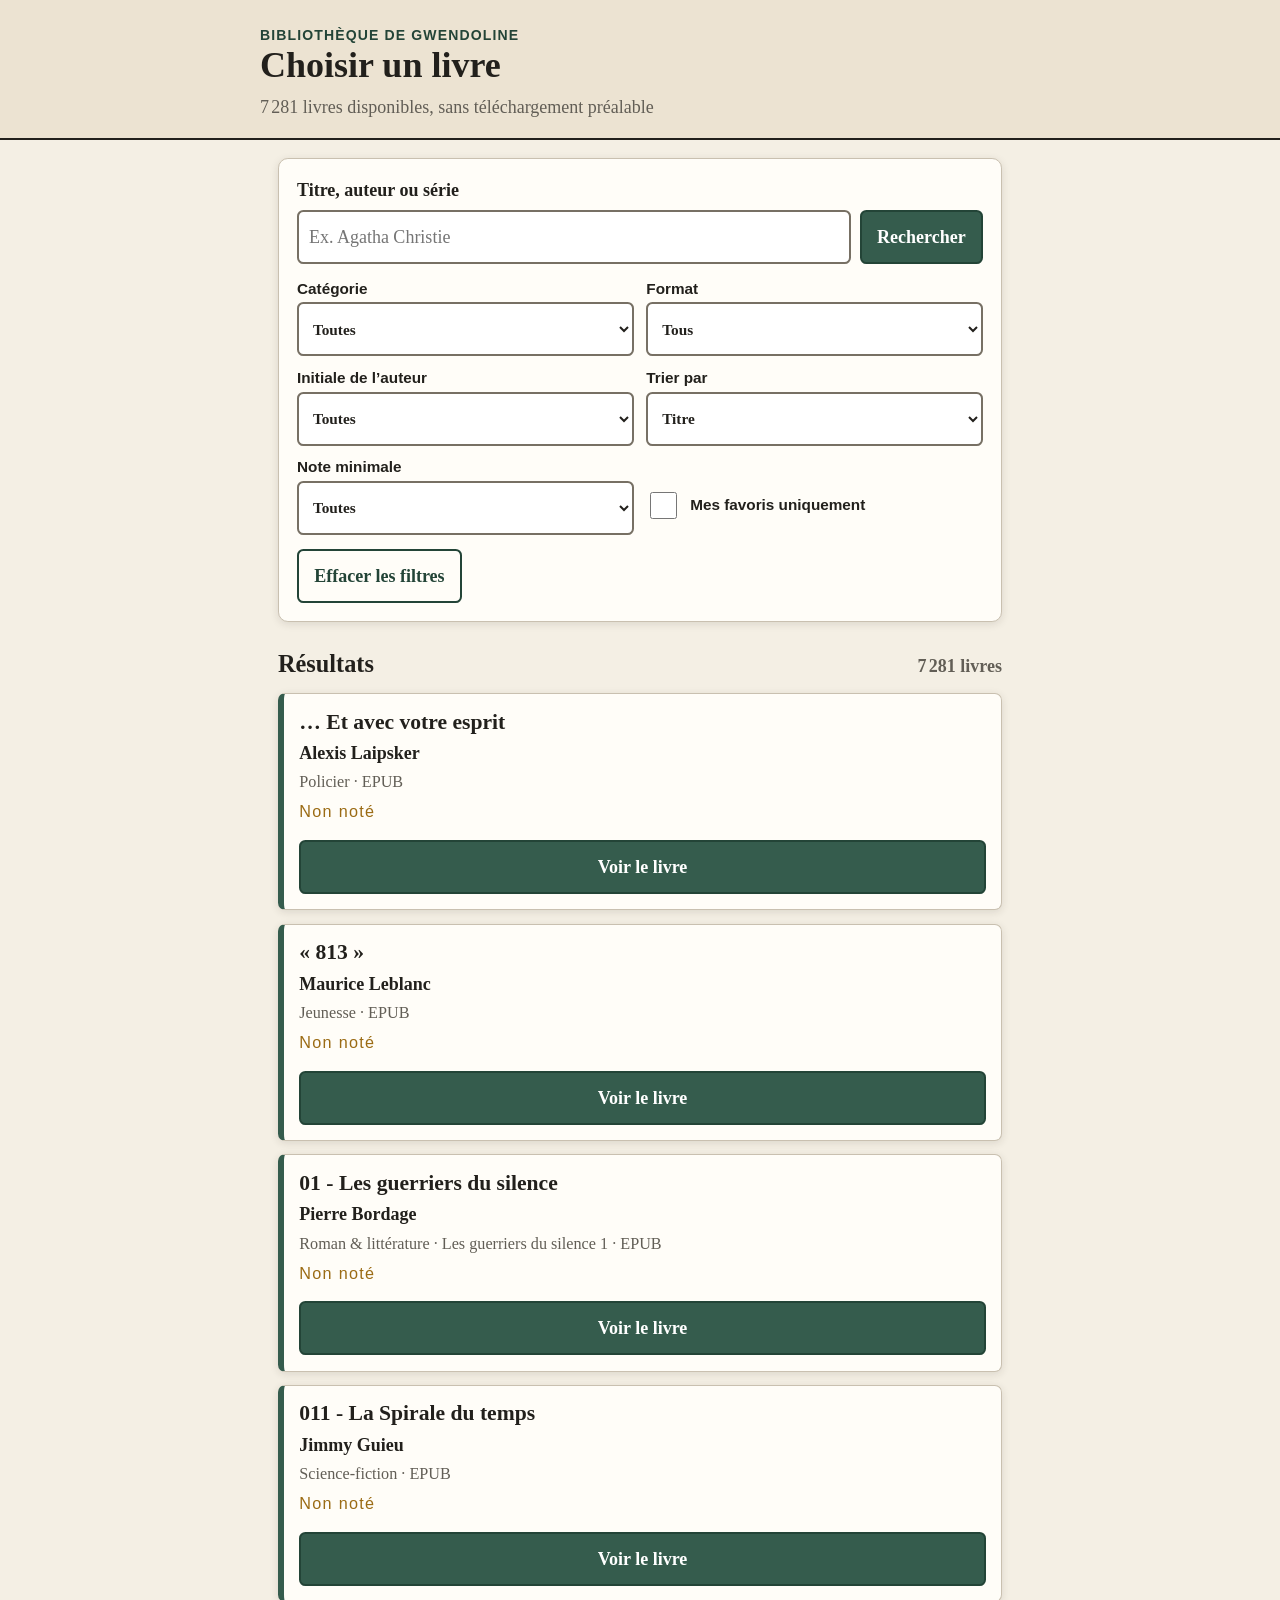
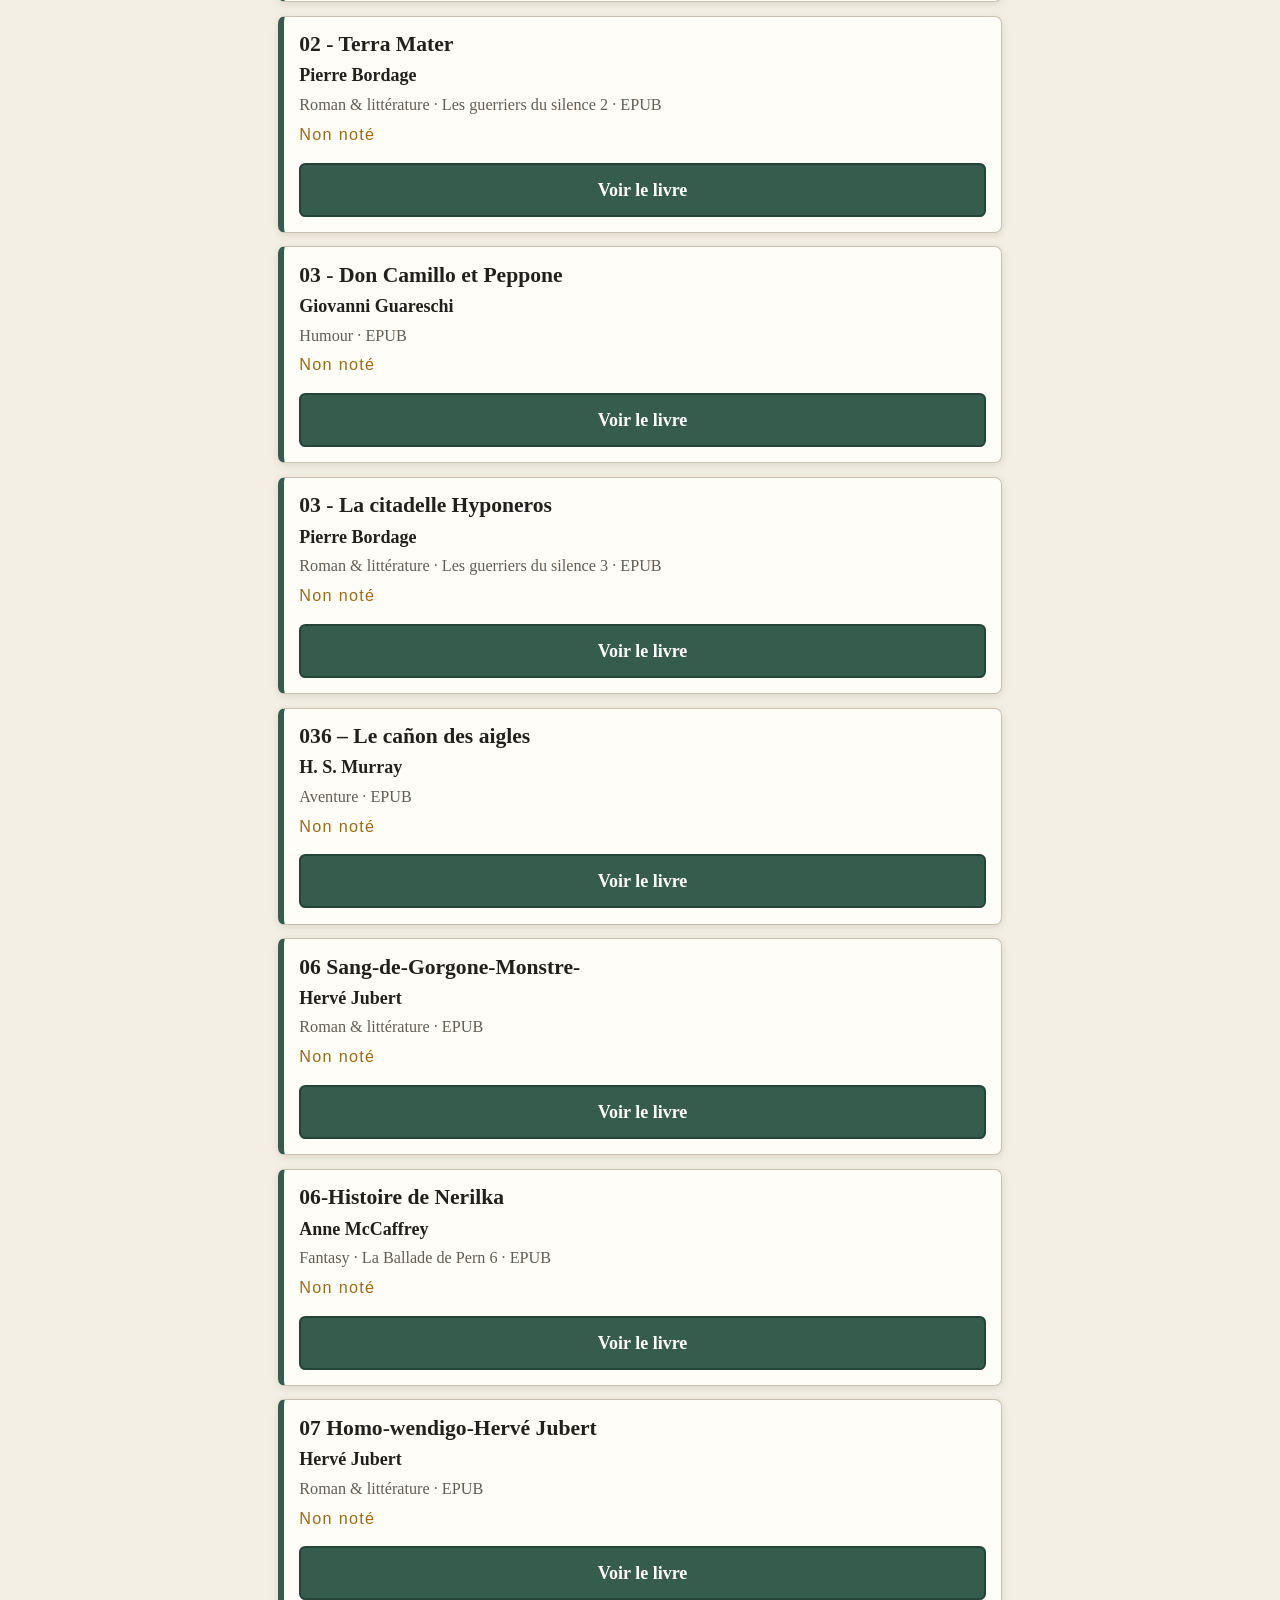
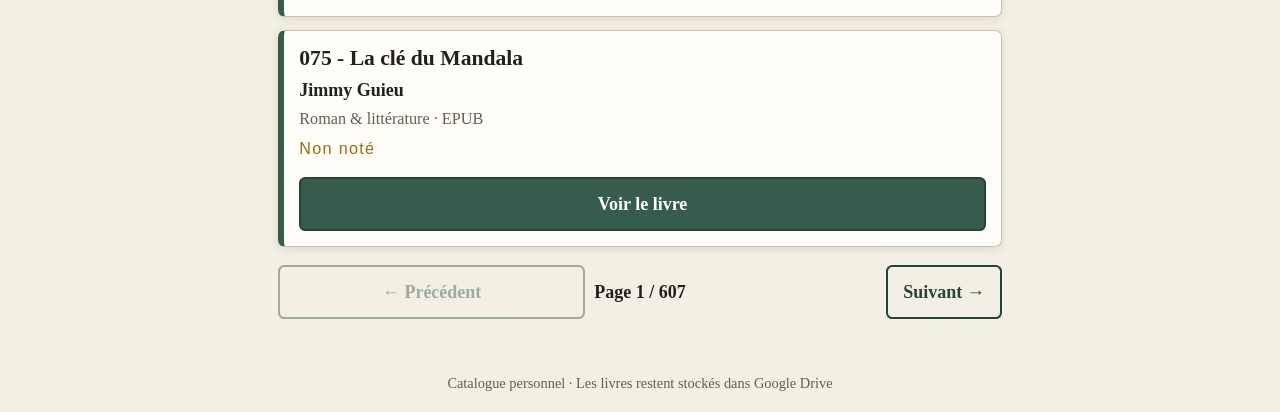
<file: index.html>
<!doctype html>
<html lang="fr">
<head>
  <meta charset="utf-8">
  <meta name="viewport" content="width=device-width,initial-scale=1,maximum-scale=1">
  <meta name="theme-color" content="#f4efe4">
  <title>Bibliothèque Kobo</title>
  <link rel="stylesheet" href="style.css">
</head>
<body>
  <header class="site-header">
    <p class="eyebrow">Bibliothèque de Gwendoline</p>
    <h1>Choisir un livre</h1>
    <p id="library-summary" class="summary">Chargement du catalogue…</p>
  </header>

  <main>
    <form id="filters" class="filter-panel">
      <label for="search">Titre, auteur ou série</label>
      <div class="search-row">
        <input id="search" name="search" type="search" autocomplete="off" placeholder="Ex. Agatha Christie">
        <button type="submit" class="primary">Rechercher</button>
      </div>

      <div class="filter-grid">
        <label>Catégorie
          <select id="category"><option value="">Toutes</option></select>
        </label>
        <label>Format
          <select id="format">
            <option value="">Tous</option><option>EPUB</option><option>PDF</option><option>MOBI</option><option>CBZ</option><option>CBR</option>
          </select>
        </label>
        <label>Initiale de l’auteur
          <select id="author-letter"><option value="">Toutes</option></select>
        </label>
        <label>Trier par
          <select id="sort"><option value="title">Titre</option><option value="author">Auteur</option><option value="series">Série</option><option value="rating">Ma note</option></select>
        </label>
        <label>Note minimale
          <select id="rating"><option value="0">Toutes</option><option value="1">★ et plus</option><option value="2">★★ et plus</option><option value="3">★★★ et plus</option><option value="4">★★★★ et plus</option><option value="5">★★★★★</option></select>
        </label>
        <label class="check-label"><input id="favorites" type="checkbox"> Mes favoris uniquement</label>
      </div>

      <button id="reset" type="button" class="secondary">Effacer les filtres</button>
    </form>

    <section aria-labelledby="results-title">
      <div class="results-heading">
        <h2 id="results-title">Résultats</h2>
        <p id="result-count" aria-live="polite"></p>
      </div>
      <div id="book-list" class="book-list"></div>
      <nav id="pagination" class="pagination" aria-label="Pages de résultats"></nav>
    </section>
  </main>

  <footer>Catalogue personnel · Les livres restent stockés dans Google Drive</footer>
  <script src="app.js"></script>
</body>
</html>
</file>
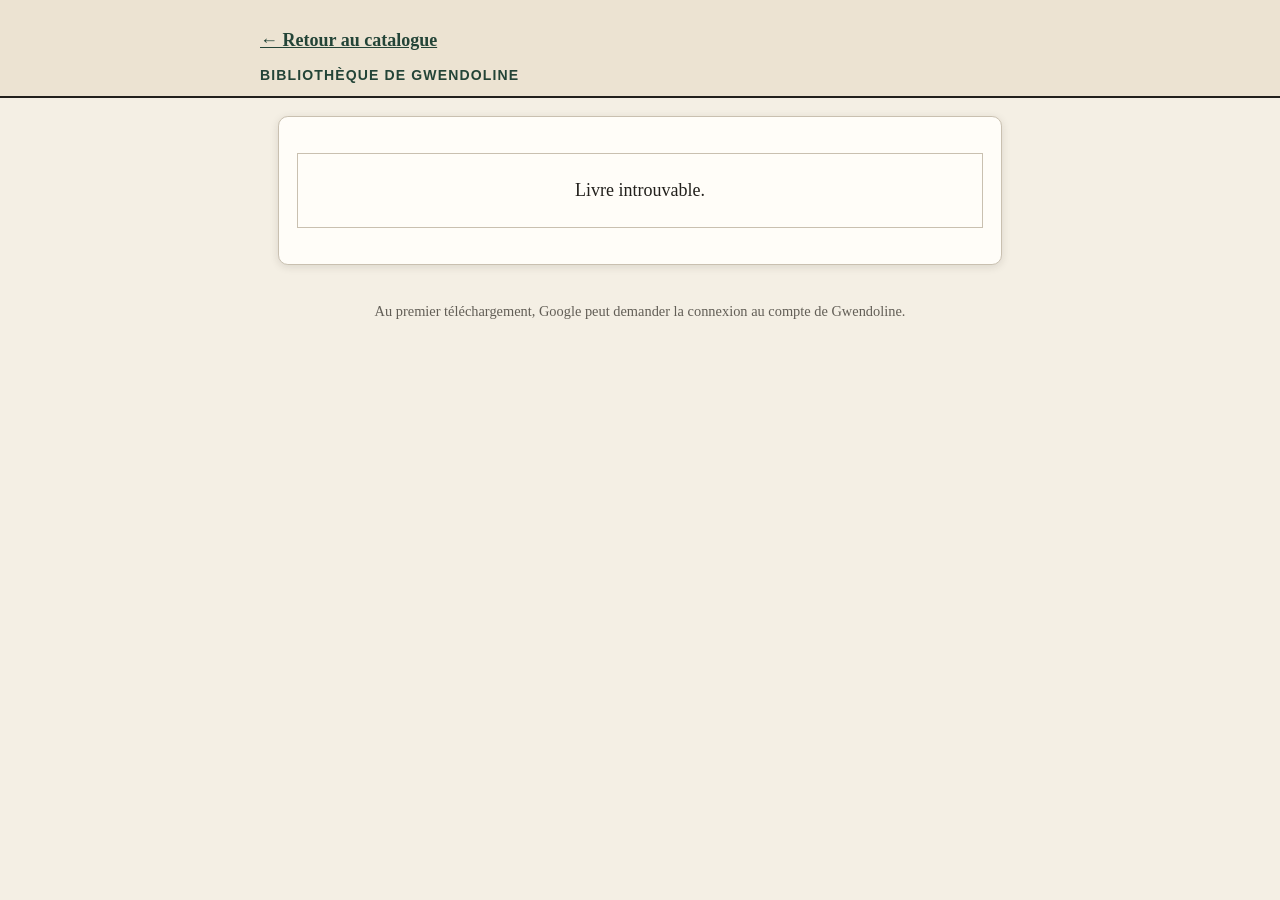
<file: livre.html>
<!doctype html>
<html lang="fr">
<head>
  <meta charset="utf-8">
  <meta name="viewport" content="width=device-width,initial-scale=1,maximum-scale=1">
  <meta name="theme-color" content="#f4efe4">
  <title>Détail du livre · Bibliothèque Kobo</title>
  <link rel="stylesheet" href="style.css">
</head>
<body>
  <header class="site-header compact">
    <a class="back-link" href="index.html">← Retour au catalogue</a>
    <p class="eyebrow">Bibliothèque de Gwendoline</p>
  </header>
  <main>
    <article id="book-detail" class="detail-card"><p>Chargement du livre…</p></article>
  </main>
  <footer>Au premier téléchargement, Google peut demander la connexion au compte de Gwendoline.</footer>
  <script src="livre.js"></script>
</body>
</html>
</file>
<file: style.css>
:root{--paper:#f4efe4;--card:#fffdf8;--ink:#22201c;--muted:#625e56;--line:#c9c0b0;--accent:#355c4d;--accent-dark:#234437;--gold:#9b6b14;--shadow:0 2px 8px rgba(40,33,23,.12)}
*{box-sizing:border-box}
html{font-size:18px;background:var(--paper);color:var(--ink)}
body{margin:0;font-family:Georgia,"Times New Roman",serif;line-height:1.45;background:var(--paper)}
button,input,select{font:inherit;color:inherit}
a{color:var(--accent-dark)}
.site-header{padding:1.5rem 1rem 1rem;border-bottom:2px solid var(--ink);background:#ece3d2}
.site-header.compact{padding-bottom:.7rem}
.site-header h1,.site-header p,main,footer{max-width:760px;margin-left:auto;margin-right:auto}
h1{font-size:2rem;line-height:1.1;margin:.15rem 0 .5rem}
h2{font-size:1.35rem;margin:0}
.eyebrow{text-transform:uppercase;letter-spacing:.08em;font:700 .78rem Arial,sans-serif;color:var(--accent-dark);margin:0}
.summary{margin-top:.45rem;margin-bottom:0;color:var(--muted)}
main{padding:1rem}
.filter-panel,.detail-card{background:var(--card);border:1px solid var(--line);border-radius:.55rem;padding:1rem;box-shadow:var(--shadow)}
.filter-panel>label{display:block;font-weight:700;margin-bottom:.35rem}
.search-row{display:grid;grid-template-columns:1fr auto;gap:.5rem}
input[type=search],select{width:100%;min-height:3rem;border:2px solid #777064;border-radius:.35rem;background:white;padding:.55rem}
button,.button{display:inline-flex;align-items:center;justify-content:center;min-height:3rem;border-radius:.35rem;border:2px solid var(--accent-dark);padding:.55rem .85rem;font-weight:700;text-decoration:none;cursor:pointer}
.primary,.button.primary{background:var(--accent);color:white}
.primary:active,.button.primary:active{background:var(--accent-dark)}
.secondary{background:transparent;color:var(--accent-dark)}
.filter-grid{display:grid;grid-template-columns:1fr 1fr;gap:.7rem;margin-top:.9rem}
.filter-grid label{font:700 .85rem Arial,sans-serif}
.filter-grid select{margin-top:.25rem;font-family:Georgia,"Times New Roman",serif}
.check-label{display:flex;align-items:center;gap:.55rem;min-height:3rem;padding-top:1rem}
.check-label input{width:1.5rem;height:1.5rem}
#reset{margin-top:.8rem}
.results-heading{display:flex;align-items:baseline;justify-content:space-between;gap:1rem;margin:1.35rem 0 .65rem}
#result-count{margin:0;color:var(--muted);font-weight:700}
.book-list{display:grid;gap:.75rem}
.book-card{background:var(--card);border:1px solid var(--line);border-left:6px solid var(--accent);border-radius:.4rem;padding:.85rem;box-shadow:var(--shadow)}
.book-card h3{font-size:1.2rem;line-height:1.2;margin:0 0 .25rem}
.author{font-weight:700;margin:.15rem 0}
.meta,.rating-line{color:var(--muted);font-size:.9rem;margin:.3rem 0}
.stars{color:var(--gold);letter-spacing:.08em;font-family:Arial,sans-serif}
.book-card .button{width:100%;margin-top:.55rem}
.pagination{display:grid;grid-template-columns:1fr auto 1fr;align-items:center;gap:.5rem;margin:1rem 0}
.pagination button:last-child{justify-self:end}
.pagination span{text-align:center;font-weight:700}
.pagination button[disabled]{opacity:.4}
.back-link{display:block;max-width:760px;margin:0 auto .8rem;font-weight:700}
.detail-card h1{font-size:1.7rem;margin:.15rem 0}
.description{white-space:pre-line;margin:1rem 0}
.download-list{display:grid;gap:.65rem;margin-top:1rem}
.download-list .button{width:100%}
.notice{padding:.75rem;border:1px solid var(--gold);background:#fff7df;border-radius:.35rem}
.rating-buttons{display:flex;flex-wrap:wrap;gap:.35rem;margin:.5rem 0 1rem}
.rating-buttons button{min-width:3rem;background:white;color:var(--gold);padding:.35rem}
.favorite-button{width:100%;margin-bottom:.7rem;background:white}
footer{padding:1rem;text-align:center;color:var(--muted);font-size:.8rem}
.empty{padding:1.3rem;text-align:center;background:var(--card);border:1px solid var(--line)}
@media(max-width:560px){html{font-size:17px}.filter-grid{grid-template-columns:1fr}.search-row{grid-template-columns:1fr}.search-row button{width:100%}.results-heading{display:block}.site-header{padding-top:1rem}}
</file>
